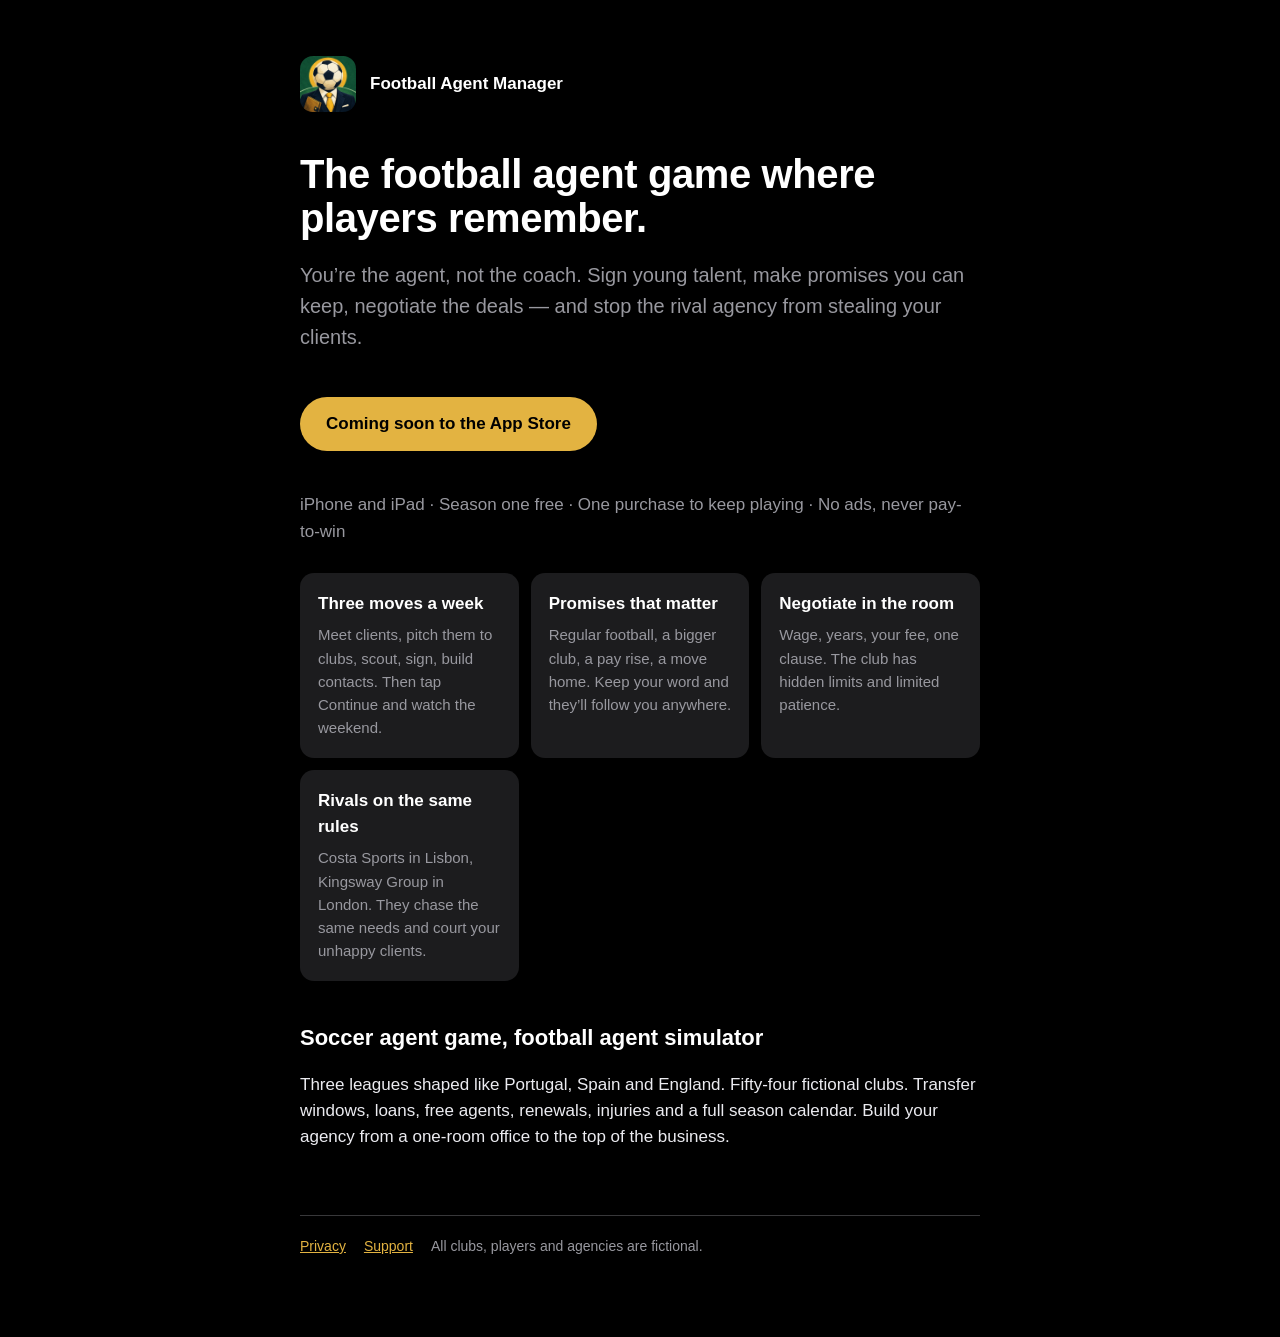
<file: index.html>
<!doctype html>
<html lang="en">
<head>
<meta charset="utf-8">
<meta name="viewport" content="width=device-width, initial-scale=1">
<title>Football Agent Manager — the football agent game for iPhone</title>
<meta name="description" content="Football Agent Manager is a football agent game for iPhone and iPad. Sign players, keep your promises, negotiate transfers and beat rival agencies. Season one is free.">
<link rel="stylesheet" href="style.css">
<link rel="icon" href="icon.png">
</head>
<body>
<main>
  <header><img src="icon.png" alt=""><strong>Football Agent Manager</strong></header>
  <h1>The football agent game where players remember.</h1>
  <p class="lead">You’re the agent, not the coach. Sign young talent, make promises you can keep, negotiate the deals — and stop the rival agency from stealing your clients.</p>
  <span class="cta">Coming soon to the App Store</span>
  <p class="muted">iPhone and iPad · Season one free · One purchase to keep playing · No ads, never pay-to-win</p>

  <div class="grid">
    <div class="card"><h3>Three moves a week</h3><p>Meet clients, pitch them to clubs, scout, sign, build contacts. Then tap Continue and watch the weekend.</p></div>
    <div class="card"><h3>Promises that matter</h3><p>Regular football, a bigger club, a pay rise, a move home. Keep your word and they’ll follow you anywhere.</p></div>
    <div class="card"><h3>Negotiate in the room</h3><p>Wage, years, your fee, one clause. The club has hidden limits and limited patience.</p></div>
    <div class="card"><h3>Rivals on the same rules</h3><p>Costa Sports in Lisbon, Kingsway Group in London. They chase the same needs and court your unhappy clients.</p></div>
  </div>

  <h2>Soccer agent game, football agent simulator</h2>
  <p>Three leagues shaped like Portugal, Spain and England. Fifty-four fictional clubs. Transfer windows, loans, free agents, renewals, injuries and a full season calendar. Build your agency from a one-room office to the top of the business.</p>

  <footer>
    <a href="privacy.html">Privacy</a>
    <a href="support.html">Support</a>
    <span>All clubs, players and agencies are fictional.</span>
  </footer>
</main>
</body>
</html>
</file>
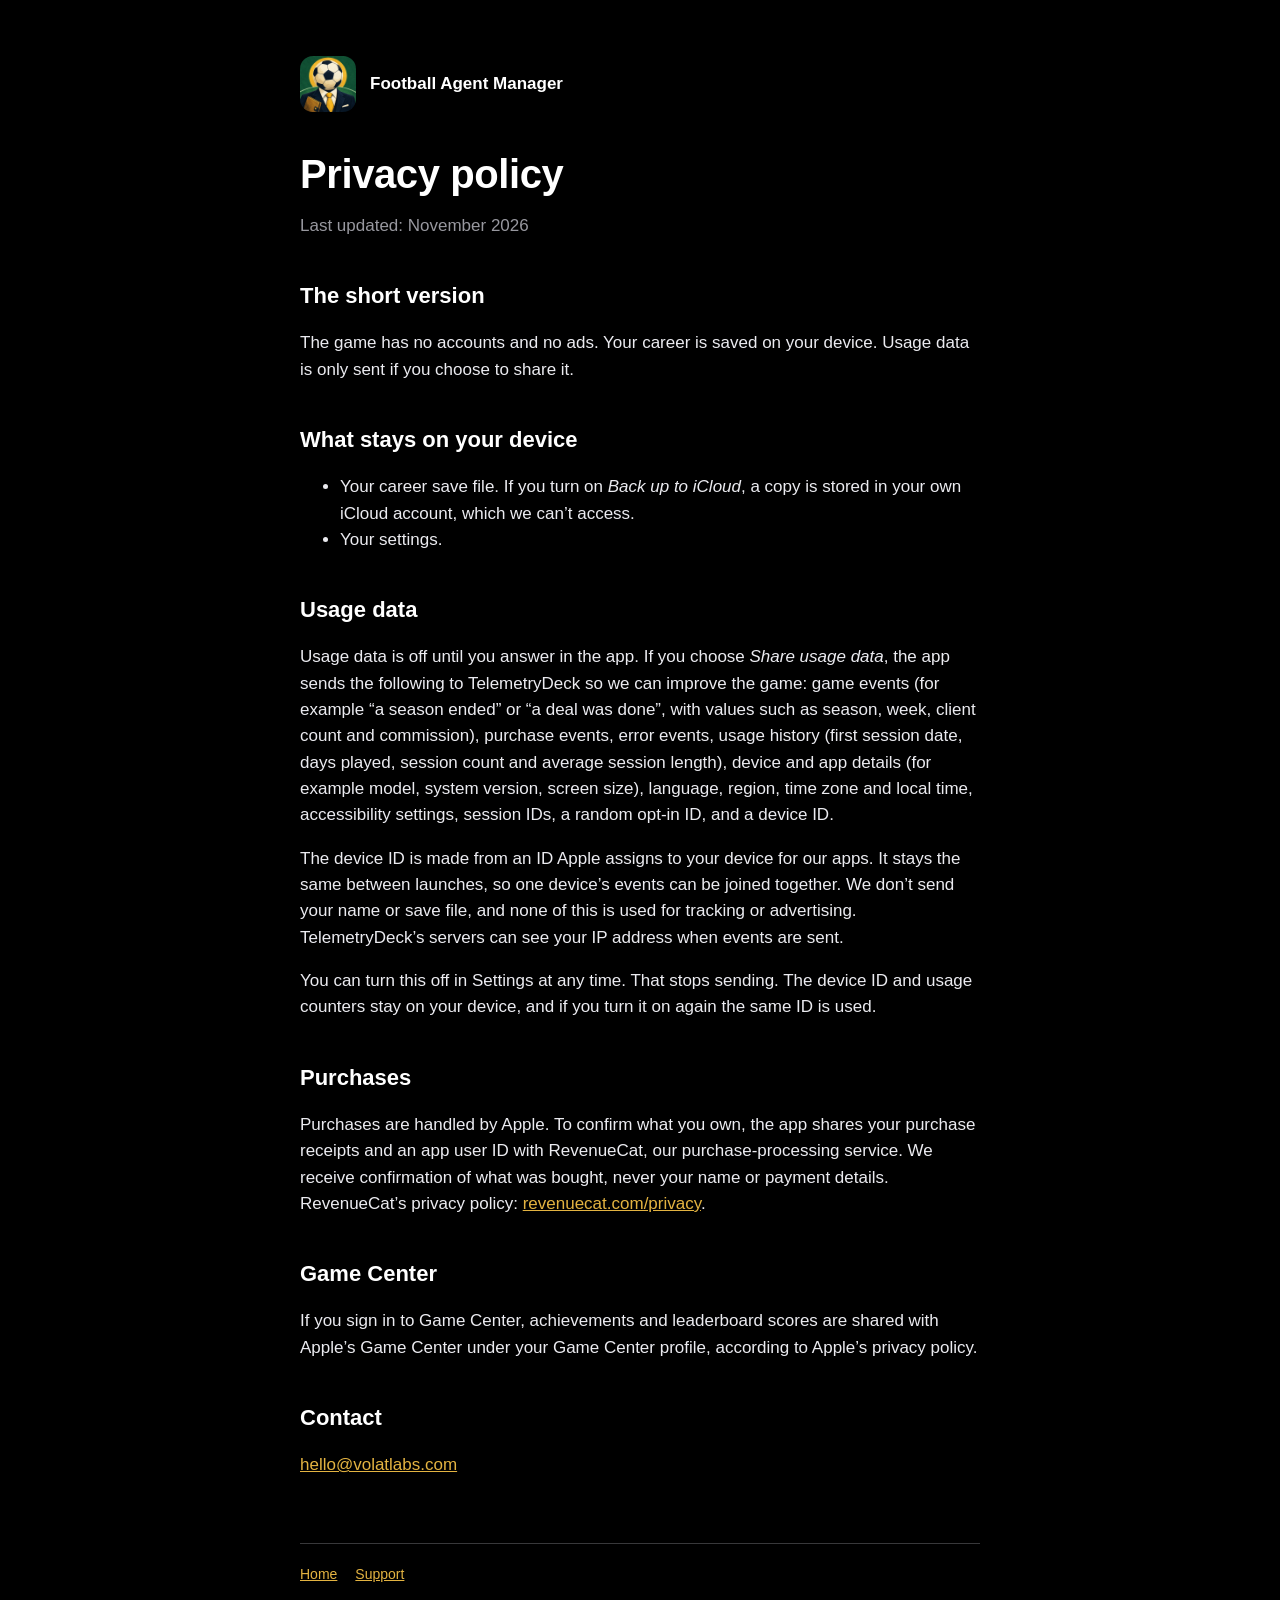
<file: privacy.html>
<!doctype html>
<html lang="en">
<head>
<meta charset="utf-8">
<meta name="viewport" content="width=device-width, initial-scale=1">
<title>Privacy — Football Agent Manager</title>
<link rel="stylesheet" href="style.css">
</head>
<body>
<main>
  <header><img src="icon.png" alt=""><strong>Football Agent Manager</strong></header>
  <h1>Privacy policy</h1>
  <p class="muted">Last updated: November 2026</p>

  <h2>The short version</h2>
  <p>The game has no accounts and no ads. Your career is saved on your device. Usage data is only sent if you choose to share it.</p>

  <h2>What stays on your device</h2>
  <ul>
    <li>Your career save file. If you turn on <em>Back up to iCloud</em>, a copy is stored in your own iCloud account, which we can’t access.</li>
    <li>Your settings.</li>
  </ul>

  <h2>Usage data</h2>
  <p>Usage data is off until you answer in the app. If you choose <em>Share usage data</em>, the app sends the following to TelemetryDeck so we can improve the game: game events (for example “a season ended” or “a deal was done”, with values such as season, week, client count and commission), purchase events, error events, usage history (first session date, days played, session count and average session length), device and app details (for example model, system version, screen size), language, region, time zone and local time, accessibility settings, session IDs, a random opt-in ID, and a device ID.</p>
  <p>The device ID is made from an ID Apple assigns to your device for our apps. It stays the same between launches, so one device’s events can be joined together. We don’t send your name or save file, and none of this is used for tracking or advertising. TelemetryDeck’s servers can see your IP address when events are sent.</p>
  <p>You can turn this off in Settings at any time. That stops sending. The device ID and usage counters stay on your device, and if you turn it on again the same ID is used.</p>

  <h2>Purchases</h2>
  <p>Purchases are handled by Apple. To confirm what you own, the app shares your purchase receipts and an app user ID with RevenueCat, our purchase-processing service. We receive confirmation of what was bought, never your name or payment details. RevenueCat’s privacy policy: <a href="https://www.revenuecat.com/privacy">revenuecat.com/privacy</a>.</p>

  <h2>Game Center</h2>
  <p>If you sign in to Game Center, achievements and leaderboard scores are shared with Apple’s Game Center under your Game Center profile, according to Apple’s privacy policy.</p>

  <h2>Contact</h2>
  <p><a href="mailto:hello@volatlabs.com">hello@volatlabs.com</a></p>

  <footer><a href="index.html">Home</a><a href="support.html">Support</a></footer>
</main>
</body>
</html>
</file>
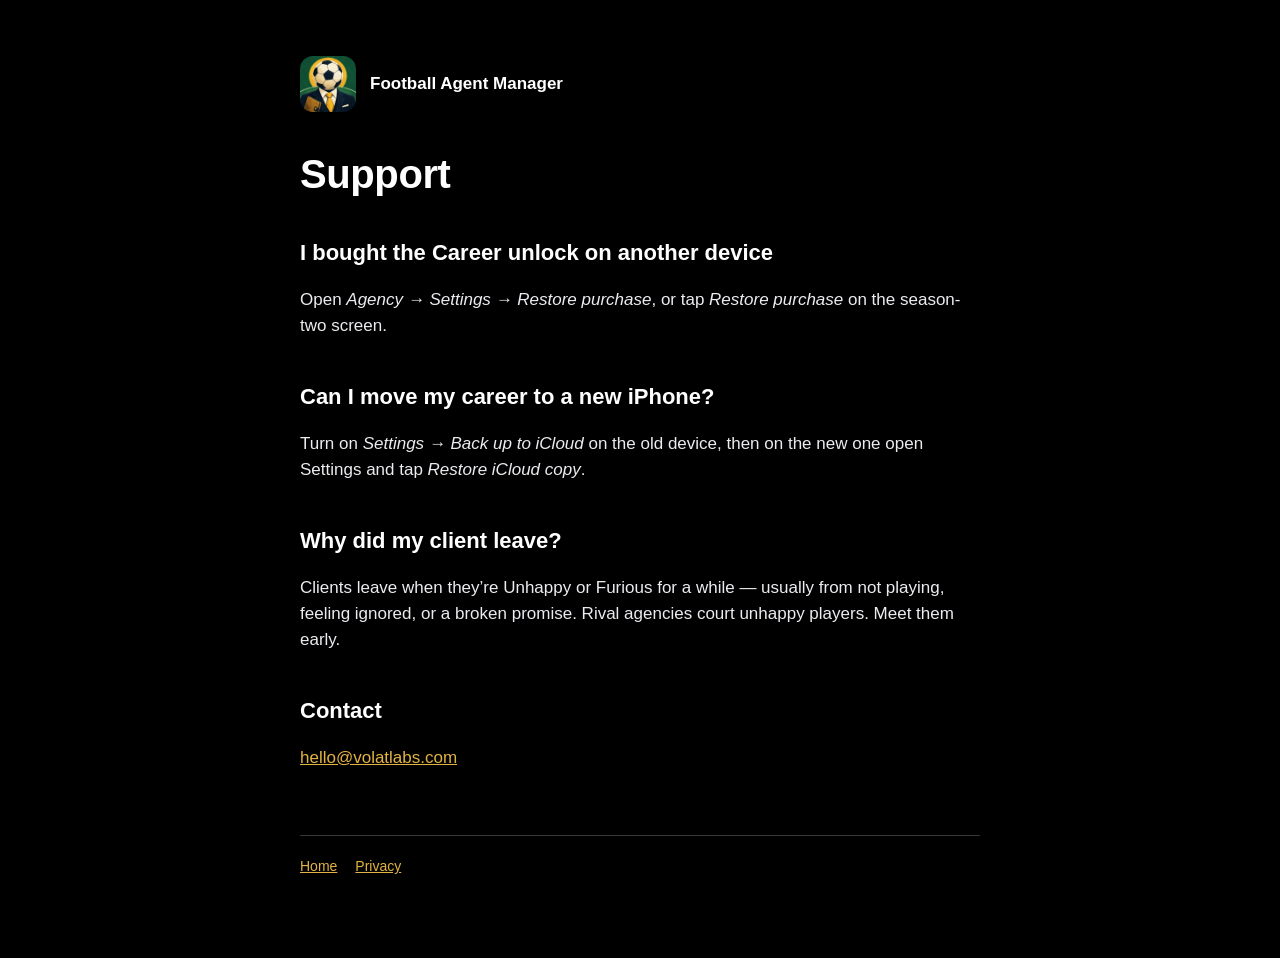
<file: support.html>
<!doctype html>
<html lang="en">
<head>
<meta charset="utf-8">
<meta name="viewport" content="width=device-width, initial-scale=1">
<title>Support — Football Agent Manager</title>
<link rel="stylesheet" href="style.css">
</head>
<body>
<main>
  <header><img src="icon.png" alt=""><strong>Football Agent Manager</strong></header>
  <h1>Support</h1>

  <h2>I bought the Career unlock on another device</h2>
  <p>Open <em>Agency → Settings → Restore purchase</em>, or tap <em>Restore purchase</em> on the season-two screen.</p>

  <h2>Can I move my career to a new iPhone?</h2>
  <p>Turn on <em>Settings → Back up to iCloud</em> on the old device, then on the new one open Settings and tap <em>Restore iCloud copy</em>.</p>

  <h2>Why did my client leave?</h2>
  <p>Clients leave when they’re Unhappy or Furious for a while — usually from not playing, feeling ignored, or a broken promise. Rival agencies court unhappy players. Meet them early.</p>

  <h2>Contact</h2>
  <p><a href="mailto:hello@volatlabs.com">hello@volatlabs.com</a></p>

  <footer><a href="index.html">Home</a><a href="privacy.html">Privacy</a></footer>
</main>
</body>
</html>
</file>
<file: style.css>
:root{--bg:#000;--card:#1C1C1E;--text:#fff;--muted:#98989F;--gold:#E3B341;--line:#38383A}
*{box-sizing:border-box}
body{margin:0;background:var(--bg);color:var(--text);font:17px/1.55 -apple-system,BlinkMacSystemFont,"SF Pro Text","Helvetica Neue",Arial,sans-serif;-webkit-font-smoothing:antialiased}
main{max-width:720px;margin:0 auto;padding:56px 20px 80px}
header{display:flex;align-items:center;gap:14px;margin-bottom:40px}
header img{width:56px;height:56px;border-radius:13px}
h1{font-size:40px;line-height:1.1;margin:0 0 14px;letter-spacing:-.01em}
h2{font-size:22px;margin:40px 0 8px}
p,li{color:#EBEBF0}
.muted{color:var(--muted)}
.lead{font-size:20px;color:var(--muted)}
.cta{display:inline-block;margin:24px 0;padding:14px 26px;border-radius:999px;background:var(--gold);color:#000;font-weight:600;text-decoration:none}
.grid{display:grid;grid-template-columns:repeat(auto-fit,minmax(200px,1fr));gap:12px;margin-top:28px}
.card{background:var(--card);border-radius:14px;padding:18px}
.card h3{margin:0 0 6px;font-size:17px}
.card p{margin:0;color:var(--muted);font-size:15px}
a{color:var(--gold)}
footer{margin-top:64px;padding-top:20px;border-top:1px solid var(--line);color:var(--muted);font-size:14px;display:flex;gap:18px;flex-wrap:wrap}
</file>
